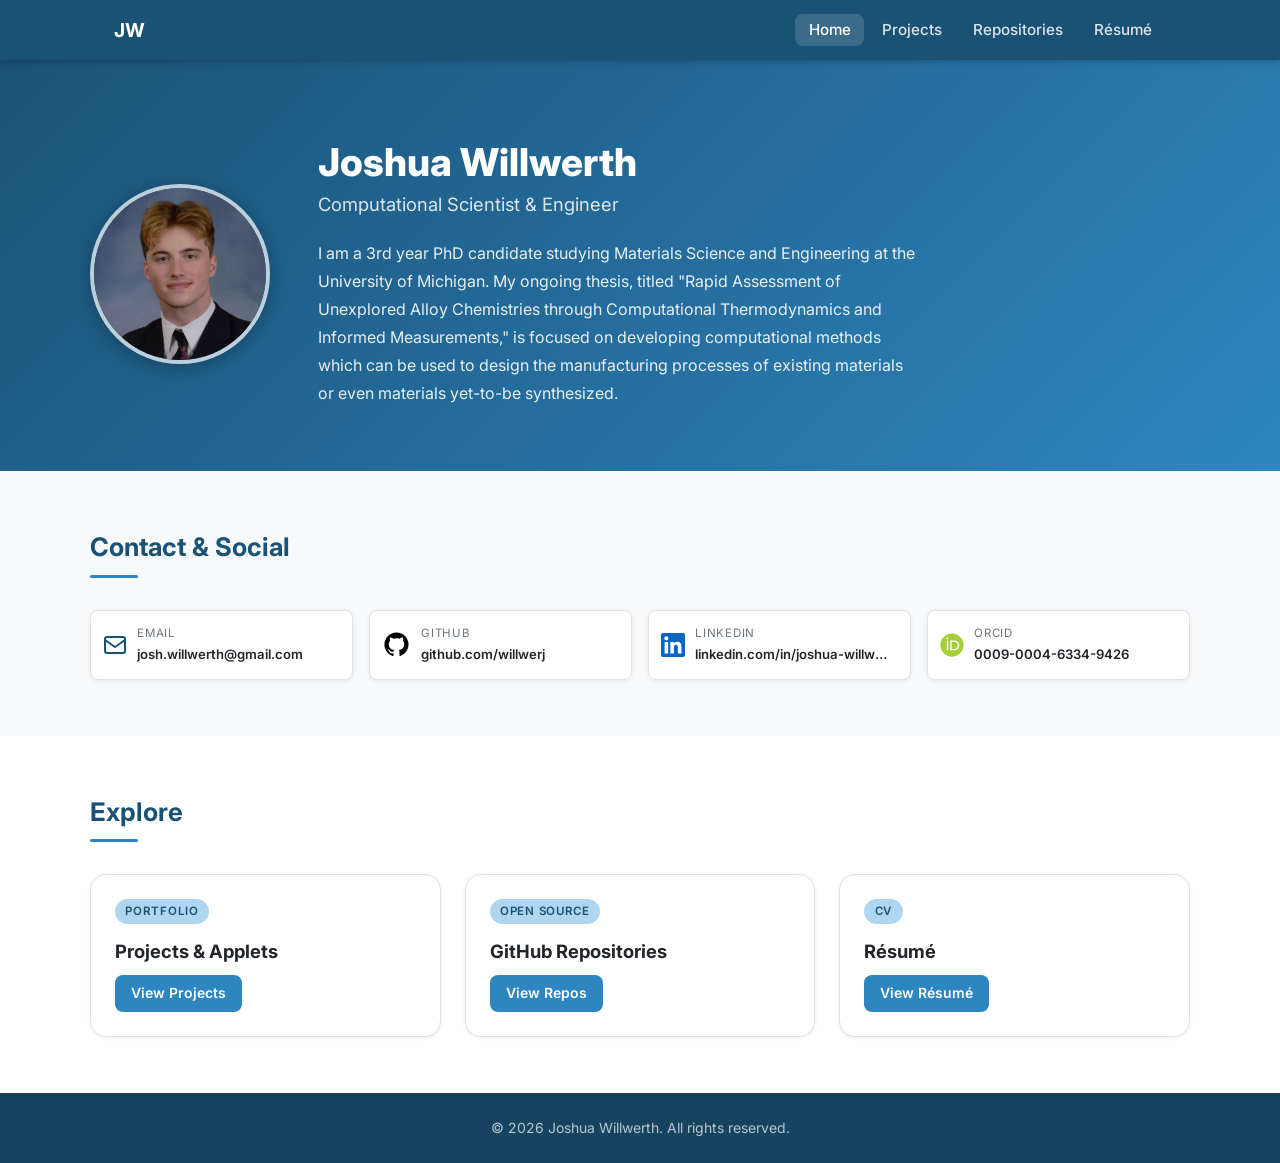
<file: index.html>
<!DOCTYPE html>
<html lang="en">
<head>
  <meta charset="UTF-8" />
  <meta name="viewport" content="width=device-width, initial-scale=1.0" />
  <meta name="description" content="Joshua Willwerth — Personal Website &amp; Interactive CV" />
  <title>Joshua Willwerth</title>
  <link rel="preconnect" href="https://fonts.googleapis.com" />
  <link rel="preconnect" href="https://fonts.gstatic.com" crossorigin />
  <link href="https://fonts.googleapis.com/css2?family=Inter:wght@400;500;600;700;800&display=swap" rel="stylesheet" />
  <link rel="stylesheet" href="css/style.css" />
</head>
<body>

  <!-- Navigation -->
  <nav class="nav" role="navigation" aria-label="Main navigation">
    <div class="nav__inner">
      <a href="index.html" class="nav__brand">JW</a>
      <button class="nav__toggle" id="nav-toggle" aria-controls="nav-links" aria-expanded="false" aria-label="Toggle navigation">
        <span></span><span></span><span></span>
      </button>
      <ul class="nav__links" id="nav-links" role="list">
        <li><a href="index.html">Home</a></li>
        <li><a href="projects.html">Projects</a></li>
        <li><a href="repositories.html">Repositories</a></li>
        <li><a href="resume.html">Résumé</a></li>
      </ul>
    </div>
  </nav>

  <main class="page">

    <!-- Hero / Bio -->
    <section class="hero" aria-label="Introduction">
      <div class="hero__inner">
        <div class="hero__photo">
          <!--
            NOTE: The image file images/scanned_headshot.png returns a 404 —
            it has not been committed to the repository yet. To fix this,
            add the image file to the images/ folder in your repo and push.
            The fallback silhouette will show until then.
          -->
          <img
            src="images/scanned_headshot.jpg"
            alt="Joshua Willwerth"
            width="180"
            height="180"
            onerror="this.style.display='none'; document.getElementById('photo-fallback').style.display='flex';"
          />
          <div class="photo-placeholder" id="photo-fallback" style="display:none;" aria-hidden="true">
            <svg viewBox="0 0 24 24" fill="currentColor">
              <path d="M12 12c2.7 0 4.8-2.1 4.8-4.8S14.7 2.4 12 2.4 7.2 4.5 7.2 7.2 9.3 12 12 12zm0 2.4c-3.2 0-9.6 1.6-9.6 4.8v2.4h19.2v-2.4c0-3.2-6.4-4.8-9.6-4.8z"/>
            </svg>
          </div>
        </div>
        <div class="hero__content">
          <h1 class="hero__name">Joshua Willwerth</h1>
          <p class="hero__title">Computational Scientist &amp; Engineer</p>
          <p class="hero__bio">
            I am a 3rd year PhD candidate studying Materials Science and Engineering at the University of Michigan.
            My ongoing thesis, titled "Rapid Assessment of Unexplored Alloy Chemistries through Computational 
            Thermodynamics and Informed Measurements," is focused on developing computational methods which can be used 
            to design the manufacturing processes of existing materials or even materials yet-to-be synthesized. 
          </p>
        </div>
      </div>
    </section>

    <!-- Contact / Social -->
    <section class="section" aria-labelledby="contact-heading">
      <div class="section__inner">
        <h2 class="section__title" id="contact-heading">Contact &amp; Social</h2>
        <div class="section__divider" aria-hidden="true"></div>

        <div class="contact-grid">

          <!-- Email -->
          <div class="contact-card">
            <div class="contact-card__icon" aria-hidden="true">
              <svg viewBox="0 0 24 24" fill="none" stroke="currentColor" stroke-width="2">
                <rect x="2" y="4" width="20" height="16" rx="2"/>
                <path stroke-linecap="round" stroke-linejoin="round" d="M2 7l10 7 10-7"/>
              </svg>
            </div>
            <div class="contact-card__text">
              <div class="contact-card__label">Email</div>
              <div class="contact-card__value">
                <a href="mailto:josh.willwerth@gmail.com">josh.willwerth@gmail.com</a>
              </div>
            </div>
          </div>

          <!-- GitHub — black, 20% larger -->
          <div class="contact-card">
            <div class="contact-card__icon contact-card__icon--github" aria-hidden="true">
              <svg viewBox="0 0 24 24" fill="currentColor">
                <path d="M12 2C6.477 2 2 6.484 2 12.017c0 4.425 2.865 8.18 6.839 9.504.5.092.682-.217.682-.483 0-.237-.008-.868-.013-1.703-2.782.605-3.369-1.343-3.369-1.343-.454-1.158-1.11-1.466-1.11-1.466-.908-.62.069-.608.069-.608 1.003.07 1.531 1.032 1.531 1.032.892 1.53 2.341 1.088 2.91.832.092-.647.35-1.088.636-1.338-2.22-.253-4.555-1.113-4.555-4.951 0-1.093.39-1.988 1.029-2.688-.103-.253-.446-1.272.098-2.65 0 0 .84-.27 2.75 1.026A9.564 9.564 0 0112 6.844c.85.004 1.705.115 2.504.337 1.909-1.296 2.747-1.027 2.747-1.027.546 1.379.202 2.398.1 2.651.64.7 1.028 1.595 1.028 2.688 0 3.848-2.339 4.695-4.566 4.943.359.309.678.92.678 1.855 0 1.338-.012 2.419-.012 2.747 0 .268.18.58.688.482A10.019 10.019 0 0022 12.017C22 6.484 17.522 2 12 2z"/>
              </svg>
            </div>
            <div class="contact-card__text">
              <div class="contact-card__label">GitHub</div>
              <div class="contact-card__value">
                <a href="https://github.com/willwerj" target="_blank" rel="noopener noreferrer">github.com/willwerj</a>
              </div>
            </div>
          </div>

          <!-- LinkedIn — official brand blue #0A66C2 -->
          <div class="contact-card">
            <div class="contact-card__icon contact-card__icon--linkedin" aria-hidden="true">
              <svg viewBox="0 0 24 24" fill="currentColor">
                <path d="M20.447 20.452h-3.554v-5.569c0-1.328-.027-3.037-1.852-3.037-1.853 0-2.136 1.445-2.136 2.939v5.667H9.351V9h3.414v1.561h.046c.477-.9 1.637-1.85 3.37-1.85 3.601 0 4.267 2.37 4.267 5.455v6.286zM5.337 7.433a2.062 2.062 0 01-2.063-2.065 2.064 2.064 0 112.063 2.065zm1.782 13.019H3.555V9h3.564v11.452zM22.225 0H1.771C.792 0 0 .774 0 1.729v20.542C0 23.227.792 24 1.771 24h20.451C23.2 24 24 23.227 24 22.271V1.729C24 .774 23.2 0 22.222 0h.003z"/>
              </svg>
            </div>
            <div class="contact-card__text">
              <div class="contact-card__label">LinkedIn</div>
              <div class="contact-card__value">
                <a href="https://www.linkedin.com/in/joshua-willwerth/" target="_blank" rel="noopener noreferrer">linkedin.com/in/joshua-willwerth/</a>
              </div>
            </div>
          </div>

          <!-- ORCID — crisp inline SVG at native resolution -->
          <div class="contact-card">
            <div class="contact-card__icon contact-card__icon--orcid" aria-hidden="true">
              <svg width="24" height="24" viewBox="0 0 512 512" xmlns="http://www.w3.org/2000/svg">
                <circle cx="256" cy="256" r="256" fill="white"/>
                <path fill="#A6CE39" d="M294.75 188.19h-45.92V342h47.47c67.62 0 83.12-51.34 83.12-76.91 0-41.64-26.54-76.9-84.67-76.9zM256 8C119 8 8 119 8 256s111 248 248 248 248-111 248-248S393 8 256 8zm-80.79 360.76h-29.84v-207.5h29.84zm-14.92-231.14a19.57 19.57 0 1 1 19.57-19.57 19.64 19.64 0 0 1-19.57 19.57zM300 369h-81V161.26h80.6c76.73 0 110.44 54.83 110.44 103.85C410 318.39 368.38 369 300 369z"/>
              </svg>
            </div>
            <div class="contact-card__text">
              <div class="contact-card__label">ORCID</div>
              <div class="contact-card__value">
                <a href="https://orcid.org/0009-0004-6334-9426" target="_blank" rel="noopener noreferrer">0009-0004-6334-9426</a>
              </div>
            </div>
          </div>

        </div>
      </div>
    </section>

    <!-- Quick Links -->
    <section class="section section--alt" aria-labelledby="explore-heading">
      <div class="section__inner">
        <h2 class="section__title" id="explore-heading">Explore</h2>
        <div class="section__divider" aria-hidden="true"></div>
        <div class="cards-grid">

          <div class="card">
            <span class="card__badge">Portfolio</span>
            <h3 class="card__title">Projects &amp; Applets</h3>
            <!-- <p class="card__description">
              Interactive demos and applications I have built
            </p> -->
            <div class="card__footer">
              <a href="projects.html" class="btn btn--primary">View Projects</a>
            </div>
          </div>

          <div class="card">
            <span class="card__badge">Open Source</span>
            <h3 class="card__title">GitHub Repositories</h3>
            <!-- <p class="card__description">
              Browse my public repositories on GitHub
            </p> -->
            <div class="card__footer">
              <a href="repositories.html" class="btn btn--primary">View Repos</a>
            </div>
          </div>

          <div class="card">
            <span class="card__badge">CV</span>
            <h3 class="card__title">Résumé</h3>
            <!-- <p class="card__description">
              Download or view my full résumé
            </p> -->
            <div class="card__footer">
              <a href="resume.html" class="btn btn--primary">View Résumé</a>
            </div>
          </div>

        </div>
      </div>
    </section>

  </main>

  <footer class="footer">
    <p>&copy; <span id="year"></span> Joshua Willwerth. All rights reserved.</p>
  </footer>

  <script src="js/main.js"></script>
  <script>document.getElementById('year').textContent = new Date().getFullYear();</script>
</body>
</html>
</file>
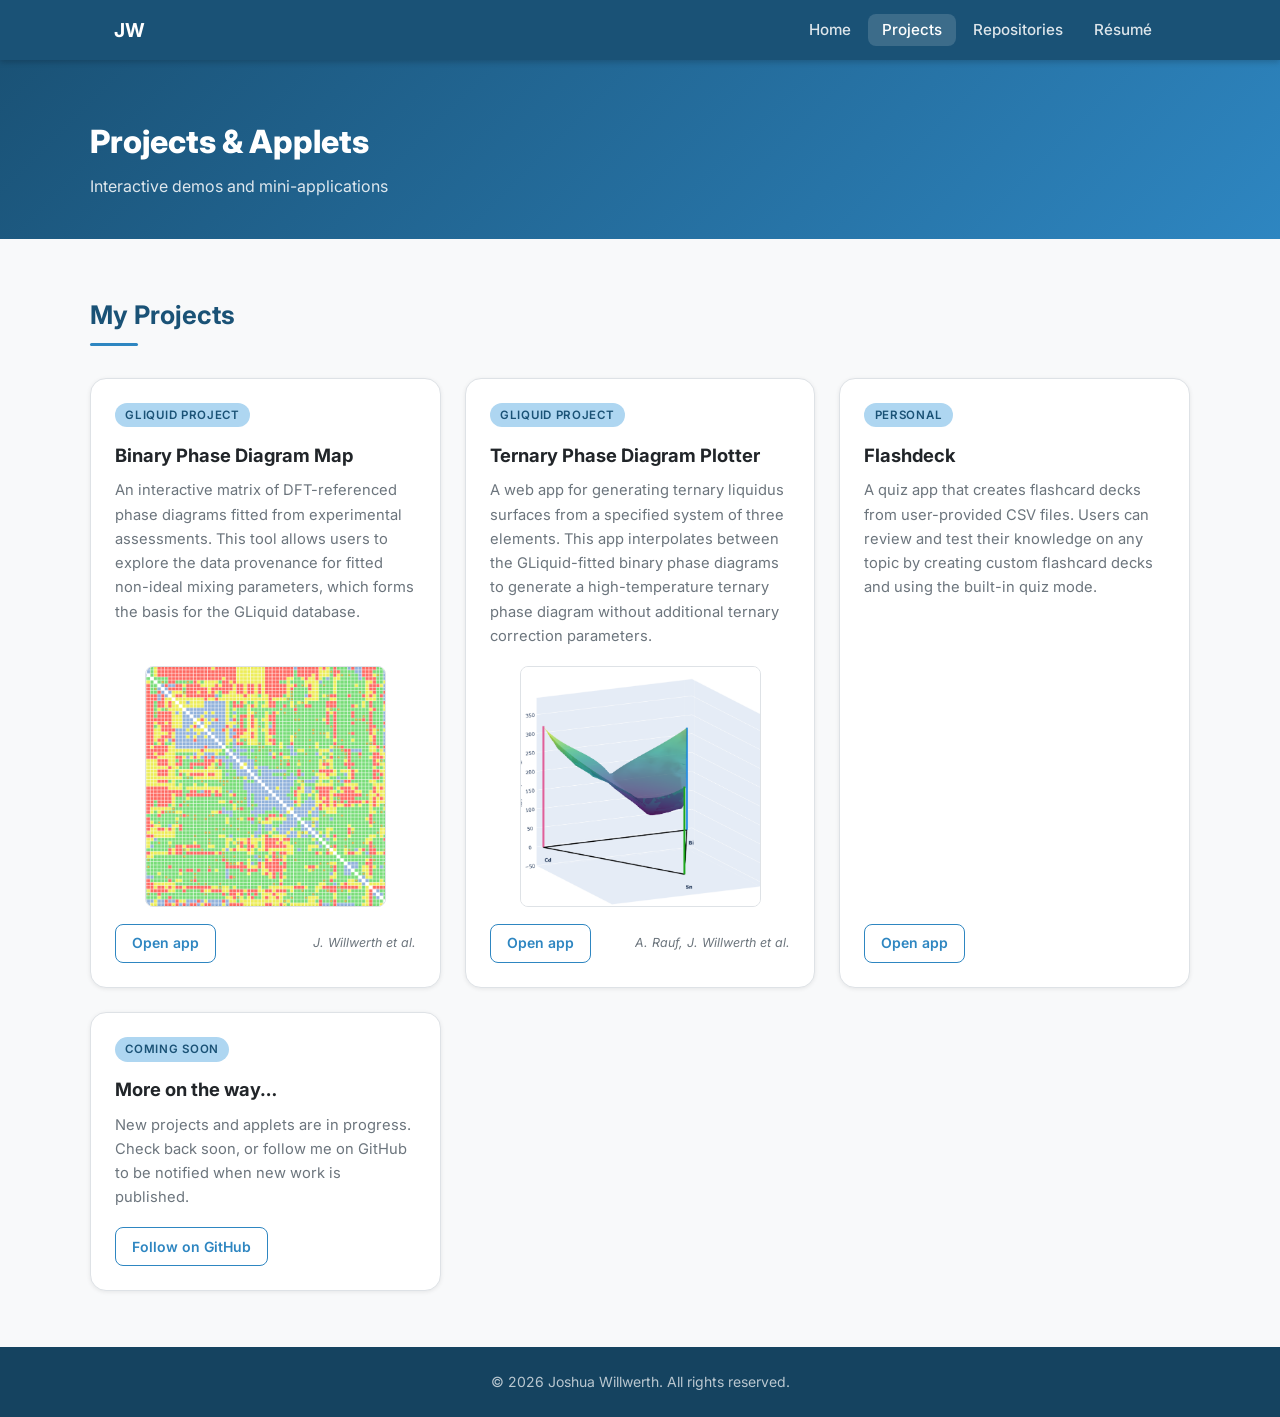
<file: projects.html>
<!DOCTYPE html>
<html lang="en">
<head>
  <meta charset="UTF-8" />
  <meta name="viewport" content="width=device-width, initial-scale=1.0" />
  <meta name="description" content="Projects and interactive applets by Joshua Willwerth" />
  <title>Projects — Joshua Willwerth</title>
  <link rel="preconnect" href="https://fonts.googleapis.com" />
  <link rel="preconnect" href="https://fonts.gstatic.com" crossorigin />
  <link href="https://fonts.googleapis.com/css2?family=Inter:wght@400;500;600;700;800&display=swap" rel="stylesheet" />
  <link rel="stylesheet" href="css/style.css" />
</head>
<body>

  <!-- Navigation -->
  <nav class="nav" role="navigation" aria-label="Main navigation">
    <div class="nav__inner">
      <a href="index.html" class="nav__brand">JW</a>
      <button class="nav__toggle" id="nav-toggle" aria-controls="nav-links" aria-expanded="false" aria-label="Toggle navigation">
        <span></span><span></span><span></span>
      </button>
      <ul class="nav__links" id="nav-links" role="list">
        <li><a href="index.html">Home</a></li>
        <li><a href="projects.html">Projects</a></li>
        <li><a href="repositories.html">Repositories</a></li>
        <li><a href="resume.html">Résumé</a></li>
      </ul>
    </div>
  </nav>

  <main class="page">

    <!-- Page Header -->
    <header class="page-header">
      <div class="page-header__inner">
        <h1 class="page-header__title">Projects &amp; Applets</h1>
        <p class="page-header__subtitle">Interactive demos and mini-applications</p>
      </div>
    </header>

    <!-- Projects Grid -->
    <section class="section" aria-labelledby="projects-heading">
      <div class="section__inner">
        <h2 class="section__title" id="projects-heading">My Projects</h2>
        <div class="section__divider" aria-hidden="true"></div>

        <div class="cards-grid">

          <!--
            CARD TEMPLATE (copy & paste to add new cards)
            ================================================
            - card__thumbnail: optional — remove the entire <div> if no image
            - card__authors: optional — remove the entire <span> if no authorship
            
            <div class="card">
              <span class="card__badge">Badge text</span>
              <h3 class="card__title">Title</h3>
              <p class="card__description">Description text.</p>
              [OPTIONAL] <div class="card__thumbnail">
                           <img src="images/your-thumb.png" alt="Brief description" />
                         </div>
              <div class="card__footer">
                <a href="URL" class="btn btn--outline" target="_blank" rel="noopener noreferrer">Open app</a>
                [OPTIONAL] <span class="card__authors">A. Author, B. Author et al.</span>
              </div>
            </div>
          -->

          <!-- Card: Binary Phase Diagram Map (thumbnail + authors) -->
          <div class="card">
            <span class="card__badge">GLiquid Project</span>
            <h3 class="card__title">Binary Phase Diagram Map</h3>
            <p class="card__description">
              An interactive matrix of DFT-referenced phase diagrams fitted from experimental assessments. This tool
              allows users to explore the data provenance for fitted non-ideal mixing parameters, which forms the basis
              for the GLiquid database.
            </p>
            <div class="card__thumbnail">
              <img src="images/interactive_matrix.webp" alt="Binary Phase Diagram Map preview" />
            </div>
            <div class="card__footer">
              <a href="https://viz.whsunresearch.group/gliquid/interactive-matrix.html" class="btn btn--outline" target="_blank" rel="noopener noreferrer">Open app</a>
              <span class="card__authors">J. Willwerth et al.</span>
            </div>
          </div>

          <!-- Card: Ternary Phase Diagram Plotter (thumbnail + authors) -->
          <div class="card">
            <span class="card__badge">GLiquid Project</span>
            <h3 class="card__title">Ternary Phase Diagram Plotter</h3>
            <p class="card__description">
              A web app for generating ternary liquidus surfaces from a specified system of three elements. This app
              interpolates between the GLiquid-fitted binary phase diagrams to generate a high-temperature ternary
              phase diagram without additional ternary correction parameters.
            </p>
            <div class="card__thumbnail">
              <img src="images/ternary_liquidus.webp" alt="Ternary Phase Diagram Plotter preview" />
            </div>
            <div class="card__footer">
              <a href="https://viz.whsunresearch.group/gliquid/ternary-interpolation/" class="btn btn--outline" target="_blank" rel="noopener noreferrer">Open app</a>
              <span class="card__authors">A. Rauf, J. Willwerth et al.</span>
            </div>
          </div>

          <!-- Card: Flashdeck (no thumbnail, no authors) -->
          <div class="card">
            <span class="card__badge">Personal</span>
            <h3 class="card__title">Flashdeck</h3>
            <p class="card__description">
              A quiz app that creates flashcard decks from user-provided CSV files. Users can review and test their
              knowledge on any topic by creating custom flashcard decks and using the built-in quiz mode.
            </p>
            <!-- No thumbnail -->
            <div class="card__footer">
              <a href="https://willwerj.github.io/flashcards/" class="btn btn--outline" target="_self" rel="noopener noreferrer">Open app</a>
              <!-- No authorship -->
            </div>
          </div>

          <!-- Card: Coming Soon (no thumbnail, no authors) -->
          <div class="card">
            <span class="card__badge">Coming Soon</span>
            <h3 class="card__title">More on the way…</h3>
            <p class="card__description">
              New projects and applets are in progress. Check back soon, or follow
              me on GitHub to be notified when new work is published.
            </p>
            <!-- No thumbnail -->
            <div class="card__footer">
              <a href="https://github.com/willwerj" class="btn btn--outline" target="_blank" rel="noopener noreferrer">Follow on GitHub</a>
              <!-- No authorship -->
            </div>
          </div>

        </div>
      </div>
    </section>

  </main>

  <footer class="footer">
    <p>&copy; <span id="year"></span> Joshua Willwerth. All rights reserved.</p>
  </footer>

  <script src="js/main.js"></script>
  <script>document.getElementById('year').textContent = new Date().getFullYear();</script>
</body>
</html>
</file>
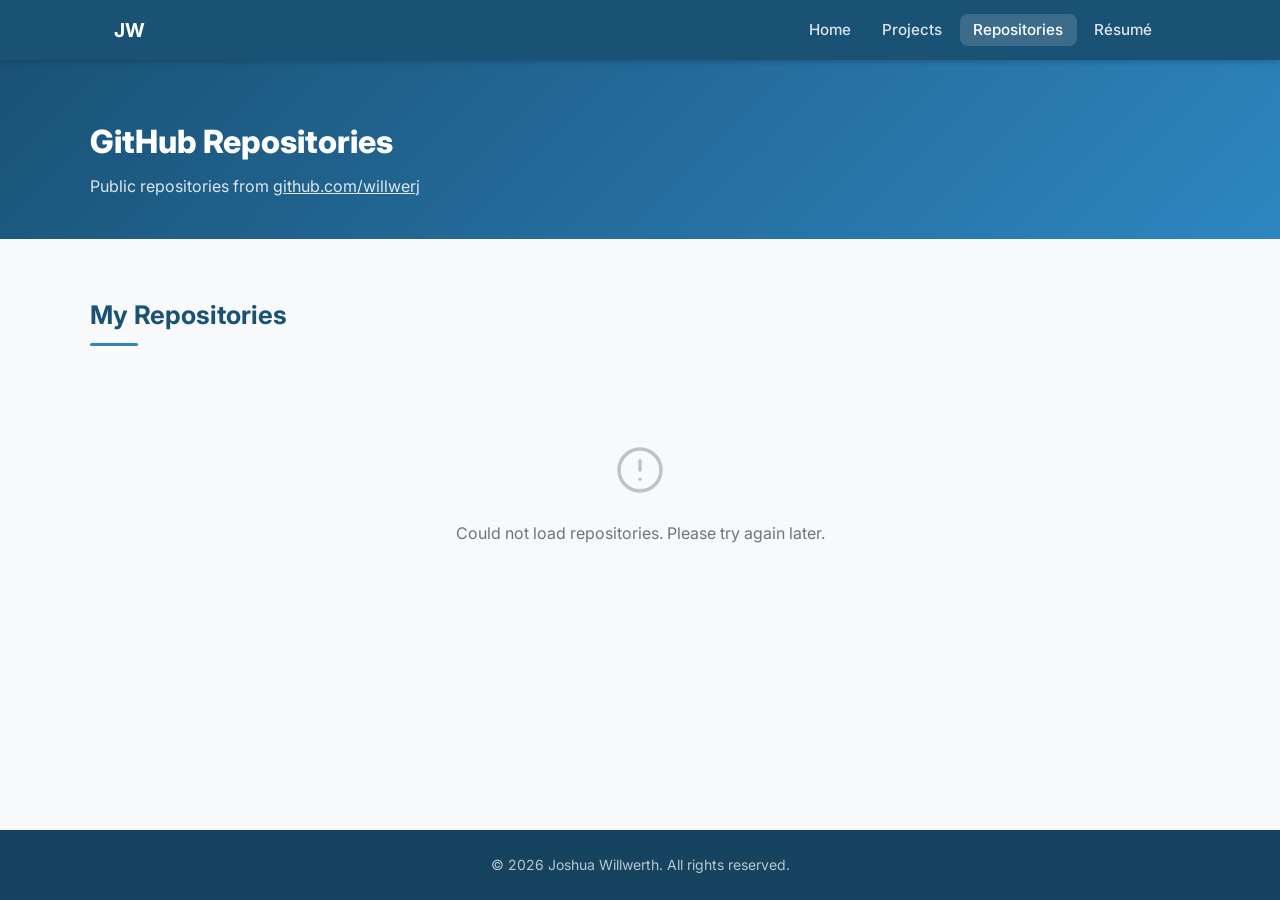
<file: repositories.html>
<!DOCTYPE html>
<html lang="en">
<head>
  <meta charset="UTF-8" />
  <meta name="viewport" content="width=device-width, initial-scale=1.0" />
  <meta name="description" content="GitHub repositories by Joshua Willwerth" />
  <title>Repositories — Joshua Willwerth</title>
  <link rel="preconnect" href="https://fonts.googleapis.com" />
  <link rel="preconnect" href="https://fonts.gstatic.com" crossorigin />
  <link href="https://fonts.googleapis.com/css2?family=Inter:wght@400;500;600;700;800&display=swap" rel="stylesheet" />
  <link rel="stylesheet" href="css/style.css" />
</head>
<body>

  <!-- Navigation -->
  <nav class="nav" role="navigation" aria-label="Main navigation">
    <div class="nav__inner">
      <a href="index.html" class="nav__brand">JW</a>
      <button class="nav__toggle" id="nav-toggle" aria-controls="nav-links" aria-expanded="false" aria-label="Toggle navigation">
        <span></span><span></span><span></span>
      </button>
      <ul class="nav__links" id="nav-links" role="list">
        <li><a href="index.html">Home</a></li>
        <li><a href="projects.html">Projects</a></li>
        <li><a href="repositories.html">Repositories</a></li>
        <li><a href="resume.html">Résumé</a></li>
      </ul>
    </div>
  </nav>

  <main class="page">

    <!-- Page Header -->
    <header class="page-header">
      <div class="page-header__inner">
        <h1 class="page-header__title">GitHub Repositories</h1>
        <p class="page-header__subtitle">Public repositories from <a href="https://github.com/willwerj" style="color:inherit;text-decoration:underline;" target="_blank" rel="noopener noreferrer">github.com/willwerj</a></p>
      </div>
    </header>

    <!-- Repos Section -->
    <section class="section" aria-labelledby="repos-heading">
      <div class="section__inner">
        <h2 class="section__title" id="repos-heading">My Repositories</h2>
        <div class="section__divider" aria-hidden="true"></div>

        <!-- Dynamic content injected by repos.js -->
        <div id="repos-container">
          <div class="spinner" role="status" aria-label="Loading repositories"></div>
        </div>

      </div>
    </section>

  </main>

  <footer class="footer">
    <p>&copy; <span id="year"></span> Joshua Willwerth. All rights reserved.</p>
  </footer>

  <script src="js/main.js"></script>
  <script src="js/repos.js"></script>
  <script>document.getElementById('year').textContent = new Date().getFullYear();</script>
</body>
</html>
</file>
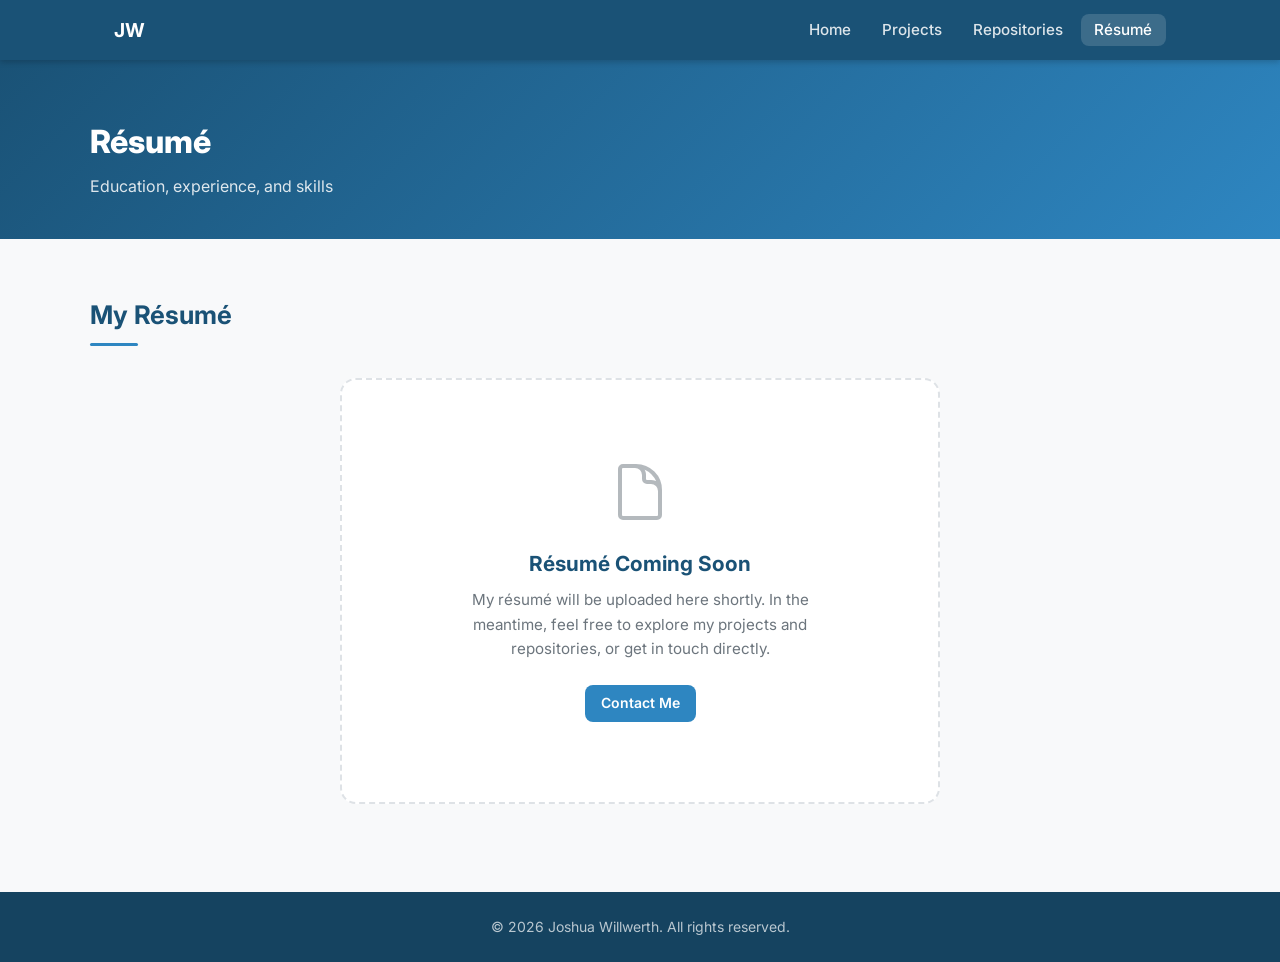
<file: resume.html>
<!DOCTYPE html>
<html lang="en">
<head>
  <meta charset="UTF-8" />
  <meta name="viewport" content="width=device-width, initial-scale=1.0" />
  <meta name="description" content="Résumé of Joshua Willwerth" />
  <title>Résumé — Joshua Willwerth</title>
  <link rel="preconnect" href="https://fonts.googleapis.com" />
  <link rel="preconnect" href="https://fonts.gstatic.com" crossorigin />
  <link href="https://fonts.googleapis.com/css2?family=Inter:wght@400;500;600;700;800&display=swap" rel="stylesheet" />
  <link rel="stylesheet" href="css/style.css" />
</head>
<body>

  <!-- Navigation -->
  <nav class="nav" role="navigation" aria-label="Main navigation">
    <div class="nav__inner">
      <a href="index.html" class="nav__brand">JW</a>
      <button class="nav__toggle" id="nav-toggle" aria-controls="nav-links" aria-expanded="false" aria-label="Toggle navigation">
        <span></span><span></span><span></span>
      </button>
      <ul class="nav__links" id="nav-links" role="list">
        <li><a href="index.html">Home</a></li>
        <li><a href="projects.html">Projects</a></li>
        <li><a href="repositories.html">Repositories</a></li>
        <li><a href="resume.html">Résumé</a></li>
      </ul>
    </div>
  </nav>

  <main class="page">

    <!-- Page Header -->
    <header class="page-header">
      <div class="page-header__inner">
        <h1 class="page-header__title">Résumé</h1>
        <p class="page-header__subtitle">Education, experience, and skills</p>
      </div>
    </header>

    <!-- Resume Section -->
    <section class="section" aria-labelledby="resume-heading">
      <div class="section__inner">
        <h2 class="section__title" id="resume-heading">My Résumé</h2>
        <div class="section__divider" aria-hidden="true"></div>

        <div class="resume-placeholder">
          <svg viewBox="0 0 24 24" fill="none" stroke="currentColor" stroke-width="1.5" aria-hidden="true">
            <path stroke-linecap="round" stroke-linejoin="round" d="M19.5 14.25v-2.625a3.375 3.375 0 00-3.375-3.375h-1.5A1.125 1.125 0 0113.5 7.125v-1.5a3.375 3.375 0 00-3.375-3.375H8.25m2.25 0H5.625c-.621 0-1.125.504-1.125 1.125v17.25c0 .621.504 1.125 1.125 1.125h12.75c.621 0 1.125-.504 1.125-1.125V11.25a9 9 0 00-9-9z"/>
          </svg>
          <h2>Résumé Coming Soon</h2>
          <p>
            My résumé will be uploaded here shortly. In the meantime, feel free to
            explore my projects and repositories, or get in touch directly.
          </p>
          <a href="index.html#contact" class="btn btn--primary">Contact Me</a>
        </div>

      </div>
    </section>

  </main>

  <footer class="footer">
    <p>&copy; <span id="year"></span> Joshua Willwerth. All rights reserved.</p>
  </footer>

  <script src="js/main.js"></script>
  <script>document.getElementById('year').textContent = new Date().getFullYear();</script>
</body>
</html>
</file>
<file: css/style.css>
/* ===========================
   Root Variables & Reset
   =========================== */
:root {
  --color-bg: #f8f9fa;
  --color-surface: #ffffff;
  --color-primary: #1a5276;
  --color-primary-dark: #154360;
  --color-accent: #2e86c1;
  --color-accent-light: #aed6f1;
  --color-text: #212529;
  --color-text-muted: #6c757d;
  --color-border: #dee2e6;
  --color-shadow: rgba(0, 0, 0, 0.08);
  --font-sans: 'Inter', 'Segoe UI', system-ui, sans-serif;
  --font-mono: 'Fira Code', 'Consolas', monospace;
  --radius: 8px;
  --radius-lg: 16px;
  --transition: 0.2s ease;
  --max-width: 1100px;
}

*, *::before, *::after {
  box-sizing: border-box;
  margin: 0;
  padding: 0;
}

html {
  scroll-behavior: smooth;
}

body {
  font-family: var(--font-sans);
  background: var(--color-bg);
  color: var(--color-text);
  line-height: 1.6;
  min-height: 100vh;
  display: flex;
  flex-direction: column;
}

a {
  color: var(--color-accent);
  text-decoration: none;
  transition: color var(--transition);
}

a:hover {
  color: var(--color-primary-dark);
  text-decoration: underline;
}

img {
  max-width: 100%;
  height: auto;
  display: block;
}

ul {
  list-style: none;
}

/* ===========================
   Navigation
   =========================== */
.nav {
  background: var(--color-primary);
  box-shadow: 0 2px 6px rgba(0,0,0,0.2);
  position: sticky;
  top: 0;
  z-index: 100;
}

.nav__inner {
  max-width: var(--max-width);
  margin: 0 auto;
  padding: 0 1.5rem;
  display: flex;
  align-items: center;
  justify-content: space-between;
  height: 60px;
}

.nav__brand {
  font-size: 1.2rem;
  font-weight: 700;
  color: #ffffff;
  text-decoration: none;
  letter-spacing: 0.02em;
}

.nav__brand:hover {
  color: var(--color-accent-light);
  text-decoration: none;
}

.nav__links {
  display: flex;
  gap: 0.25rem;
}

.nav__links a {
  color: rgba(255,255,255,0.85);
  font-weight: 500;
  padding: 0.4rem 0.85rem;
  border-radius: var(--radius);
  transition: background var(--transition), color var(--transition);
  text-decoration: none;
  font-size: 0.95rem;
}

.nav__links a:hover,
.nav__links a.active {
  background: rgba(255,255,255,0.15);
  color: #ffffff;
}

.nav__toggle {
  display: none;
  flex-direction: column;
  gap: 5px;
  cursor: pointer;
  padding: 4px;
  background: none;
  border: none;
}

.nav__toggle span {
  display: block;
  width: 24px;
  height: 2px;
  background: #ffffff;
  border-radius: 2px;
  transition: transform var(--transition), opacity var(--transition);
}

@media (max-width: 640px) {
  .nav__toggle {
    display: flex;
  }

  .nav__links {
    display: none;
    flex-direction: column;
    position: absolute;
    top: 60px;
    left: 0;
    right: 0;
    background: var(--color-primary-dark);
    padding: 0.75rem 1rem;
    gap: 0.25rem;
  }

  .nav__links.open {
    display: flex;
  }

  .nav__links a {
    padding: 0.6rem 0.85rem;
  }
}

/* ===========================
   Main content wrapper
   =========================== */
.page {
  flex: 1;
}

.container {
  max-width: var(--max-width);
  margin: 0 auto;
  padding: 0 1.5rem;
}

/* ===========================
   Hero / Bio Section
   =========================== */
.hero {
  background: linear-gradient(135deg, var(--color-primary) 0%, var(--color-accent) 100%);
  color: #ffffff;
  padding: 5rem 1.5rem 4rem;
}

.hero__inner {
  max-width: var(--max-width);
  margin: 0 auto;
  display: flex;
  align-items: center;
  gap: 3rem;
  flex-wrap: wrap;
}

.hero__photo {
  flex-shrink: 0;
}

.hero__photo img,
.hero__photo .photo-placeholder {
  width: 180px;
  height: 180px;
  border-radius: 50%;
  border: 4px solid rgba(255,255,255,0.7);
  object-fit: cover;
  box-shadow: 0 4px 20px rgba(0,0,0,0.3);
}

.photo-placeholder {
  background: rgba(255,255,255,0.15);
  display: flex;
  align-items: center;
  justify-content: center;
}

.photo-placeholder svg {
  width: 90px;
  height: 90px;
  opacity: 0.7;
}

.hero__content {
  flex: 1;
  min-width: 240px;
}

.hero__name {
  font-size: 2.4rem;
  font-weight: 800;
  line-height: 1.15;
  margin-bottom: 0.35rem;
}

.hero__title {
  font-size: 1.15rem;
  opacity: 0.85;
  margin-bottom: 1.25rem;
  font-weight: 400;
}

.hero__bio {
  font-size: 1rem;
  opacity: 0.9;
  max-width: 600px;
  line-height: 1.75;
}

@media (max-width: 640px) {
  .hero {
    padding: 3rem 1.25rem;
  }

  .hero__inner {
    flex-direction: column;
    align-items: flex-start;
    gap: 1.5rem;
  }

  .hero__name {
    font-size: 1.9rem;
  }
}

/* ===========================
   Sections
   =========================== */
.section {
  padding: 3.5rem 1.5rem;
}

.section--alt {
  background: var(--color-surface);
}

.section__inner {
  max-width: var(--max-width);
  margin: 0 auto;
}

.section__title {
  font-size: 1.6rem;
  font-weight: 700;
  color: var(--color-primary);
  margin-bottom: 0.4rem;
}

.section__divider {
  width: 48px;
  height: 3px;
  background: var(--color-accent);
  border-radius: 2px;
  margin-bottom: 2rem;
}

/* ===========================
   Contact Info
   =========================== */
.contact-grid {
  display: grid;
  grid-template-columns: repeat(auto-fill, minmax(240px, 1fr));
  gap: 1rem;
}

.contact-card {
  background: var(--color-surface);
  border: 1px solid var(--color-border);
  border-radius: var(--radius);
  padding: 0.85rem 1rem 0.85rem 0.75rem;
  display: flex;
  align-items: center;
  gap: 0.65rem;
  box-shadow: 0 1px 4px var(--color-shadow);
  transition: box-shadow var(--transition), border-color var(--transition);
  min-width: 0;
  overflow: hidden;
}

.contact-card:hover {
  box-shadow: 0 4px 14px var(--color-shadow);
  border-color: var(--color-accent-light);
}

.contact-card__icon {
  flex-shrink: 0;
  display: flex;
  align-items: center;
  justify-content: center;
  color: var(--color-primary);
}

.contact-card__icon svg {
  width: 24px;
  height: 24px;
  display: block;
}

.contact-card__icon--github {
  color: #000000;
}
.contact-card__icon--github svg {
  width: 29px;
  height: 29px;
}

.contact-card__icon--linkedin {
  color: #0A66C2;
}

.contact-card__text {
  min-width: 0;
  flex: 1;
  overflow: hidden;
}

.contact-card__label {
  font-size: 0.72rem;
  color: var(--color-text-muted);
  text-transform: uppercase;
  letter-spacing: 0.06em;
  margin-bottom: 0.1rem;
  white-space: nowrap;
}

.contact-card__value {
  font-weight: 600;
  font-size: 0.82rem;
  color: var(--color-text);
  white-space: nowrap;
  overflow: hidden;
  text-overflow: ellipsis;
}

.contact-card__value a {
  color: var(--color-text);
}

.contact-card__value a:hover {
  color: var(--color-accent);
  text-decoration: none;
}

/* ===========================
   Page Header (inner pages)
   =========================== */
.page-header {
  background: linear-gradient(135deg, var(--color-primary) 0%, var(--color-accent) 100%);
  color: #ffffff;
  padding: 3.5rem 1.5rem 2.5rem;
}

.page-header__inner {
  max-width: var(--max-width);
  margin: 0 auto;
}

.page-header__title {
  font-size: 2rem;
  font-weight: 800;
  margin-bottom: 0.4rem;
}

.page-header__subtitle {
  font-size: 1rem;
  opacity: 0.85;
}

/* ===========================
   Cards (Projects / Repos)
   =========================== */
.cards-grid {
  display: grid;
  grid-template-columns: repeat(auto-fill, minmax(300px, 1fr));
  gap: 1.5rem;
}

.card {
  background: var(--color-surface);
  border: 1px solid var(--color-border);
  border-radius: var(--radius-lg);
  padding: 1.5rem;
  box-shadow: 0 1px 4px var(--color-shadow);
  transition: transform var(--transition), box-shadow var(--transition);
  display: flex;
  flex-direction: column;
}

.card:hover {
  transform: translateY(-3px);
  box-shadow: 0 8px 24px var(--color-shadow);
}

.card__badge {
  display: inline-block;
  font-size: 0.72rem;
  font-weight: 600;
  text-transform: uppercase;
  letter-spacing: 0.06em;
  padding: 0.2rem 0.65rem;
  border-radius: 20px;
  margin-bottom: 0.85rem;
  background: var(--color-accent-light);
  color: var(--color-primary);
  align-self: flex-start;
}

.card__title {
  font-size: 1.15rem;
  font-weight: 700;
  margin-bottom: 0.5rem;
  color: var(--color-text);
}

.card__description {
  font-size: 0.92rem;
  color: var(--color-text-muted);
  flex: 1;
  line-height: 1.65;
  margin-bottom: 1.1rem;
}

/* ===========================
   Card Thumbnail (optional)
   =========================== */
.card__thumbnail {
  /* 80% of card width, centred */
  width: 80%;
  margin: 0 auto 1.1rem;
  /* Let height grow naturally with the image */
  overflow: hidden;
  border-radius: var(--radius);
  border: 1px solid var(--color-border);
  /* Establish a containing block for the zoom transition */
  container-type: inline-size;
}

.card__thumbnail img {
  width: 100%;
  /* Square crop: height = width */
  aspect-ratio: 1 / 1;
  object-fit: cover;
  object-position: center top;
  display: block;
  transition: transform 0.35s ease;
}

.card:hover .card__thumbnail img {
  transform: scale(1.03);
}

/* ===========================
   Card Footer
   =========================== */
.card__footer {
  display: flex;
  align-items: center;
  flex-wrap: nowrap;
  gap: 0.6rem;
  margin-top: auto;
  overflow: hidden;
  min-width: 0;
}

/* ===========================
   Card Authorship (optional)
   =========================== */
.card__authors {
  margin-left: auto;
  flex-shrink: 1;
  min-width: 0;
  white-space: nowrap;
  overflow: hidden;
  text-overflow: ellipsis;
  font-size: clamp(0.62rem, 1.8cqi, 0.78rem);
  font-style: italic;
  color: var(--color-text-muted);
}

/* ===========================
   Buttons
   =========================== */
.btn {
  display: inline-flex;
  align-items: center;
  gap: 0.4rem;
  padding: 0.45rem 1rem;
  border-radius: var(--radius);
  font-size: 0.875rem;
  font-weight: 600;
  cursor: pointer;
  border: none;
  transition: background var(--transition), color var(--transition);
  text-decoration: none;
  white-space: nowrap;
  flex-shrink: 0;
}

.btn--primary {
  background: var(--color-accent);
  color: #ffffff;
}

.btn--primary:hover {
  background: var(--color-primary);
  color: #ffffff;
  text-decoration: none;
}

.btn--outline {
  background: transparent;
  color: var(--color-accent);
  border: 1.5px solid var(--color-accent);
}

.btn--outline:hover {
  background: var(--color-accent);
  color: #ffffff;
  text-decoration: none;
}

/* Language tag */
.lang-tag {
  font-size: 0.78rem;
  padding: 0.15rem 0.55rem;
  border-radius: 20px;
  background: var(--color-bg);
  border: 1px solid var(--color-border);
  color: var(--color-text-muted);
}

/* Repo stats */
.repo-stat {
  display: inline-flex;
  align-items: center;
  gap: 0.3rem;
  font-size: 0.82rem;
  color: var(--color-text-muted);
}

.repo-stat svg {
  width: 14px;
  height: 14px;
}

/* ===========================
   Empty / Loading states
   =========================== */
.state-placeholder {
  text-align: center;
  padding: 4rem 1rem;
  color: var(--color-text-muted);
}

.state-placeholder svg {
  width: 56px;
  height: 56px;
  margin: 0 auto 1rem;
  opacity: 0.4;
}

.state-placeholder p {
  font-size: 1rem;
}

/* ===========================
   Resume Page
   =========================== */
.resume-placeholder {
  background: var(--color-surface);
  border: 2px dashed var(--color-border);
  border-radius: var(--radius-lg);
  padding: 5rem 2rem;
  text-align: center;
  max-width: 600px;
  margin: 2rem auto;
}

.resume-placeholder svg {
  width: 64px;
  height: 64px;
  margin: 0 auto 1rem;
  color: var(--color-text-muted);
  opacity: 0.5;
}

.resume-placeholder h2 {
  font-size: 1.3rem;
  font-weight: 700;
  color: var(--color-primary);
  margin-bottom: 0.5rem;
}

.resume-placeholder p {
  color: var(--color-text-muted);
  font-size: 0.95rem;
  max-width: 380px;
  margin: 0 auto 1.5rem;
}

/* ===========================
   Footer
   =========================== */
.footer {
  background: var(--color-primary-dark);
  color: rgba(255,255,255,0.7);
  text-align: center;
  padding: 1.5rem 1rem;
  font-size: 0.875rem;
}

.footer a {
  color: var(--color-accent-light);
}

/* ===========================
   Spinner
   =========================== */
.spinner {
  width: 36px;
  height: 36px;
  border: 3px solid var(--color-border);
  border-top-color: var(--color-accent);
  border-radius: 50%;
  animation: spin 0.7s linear infinite;
  margin: 3rem auto;
}

@keyframes spin {
  to { transform: rotate(360deg); }
}
</file>
